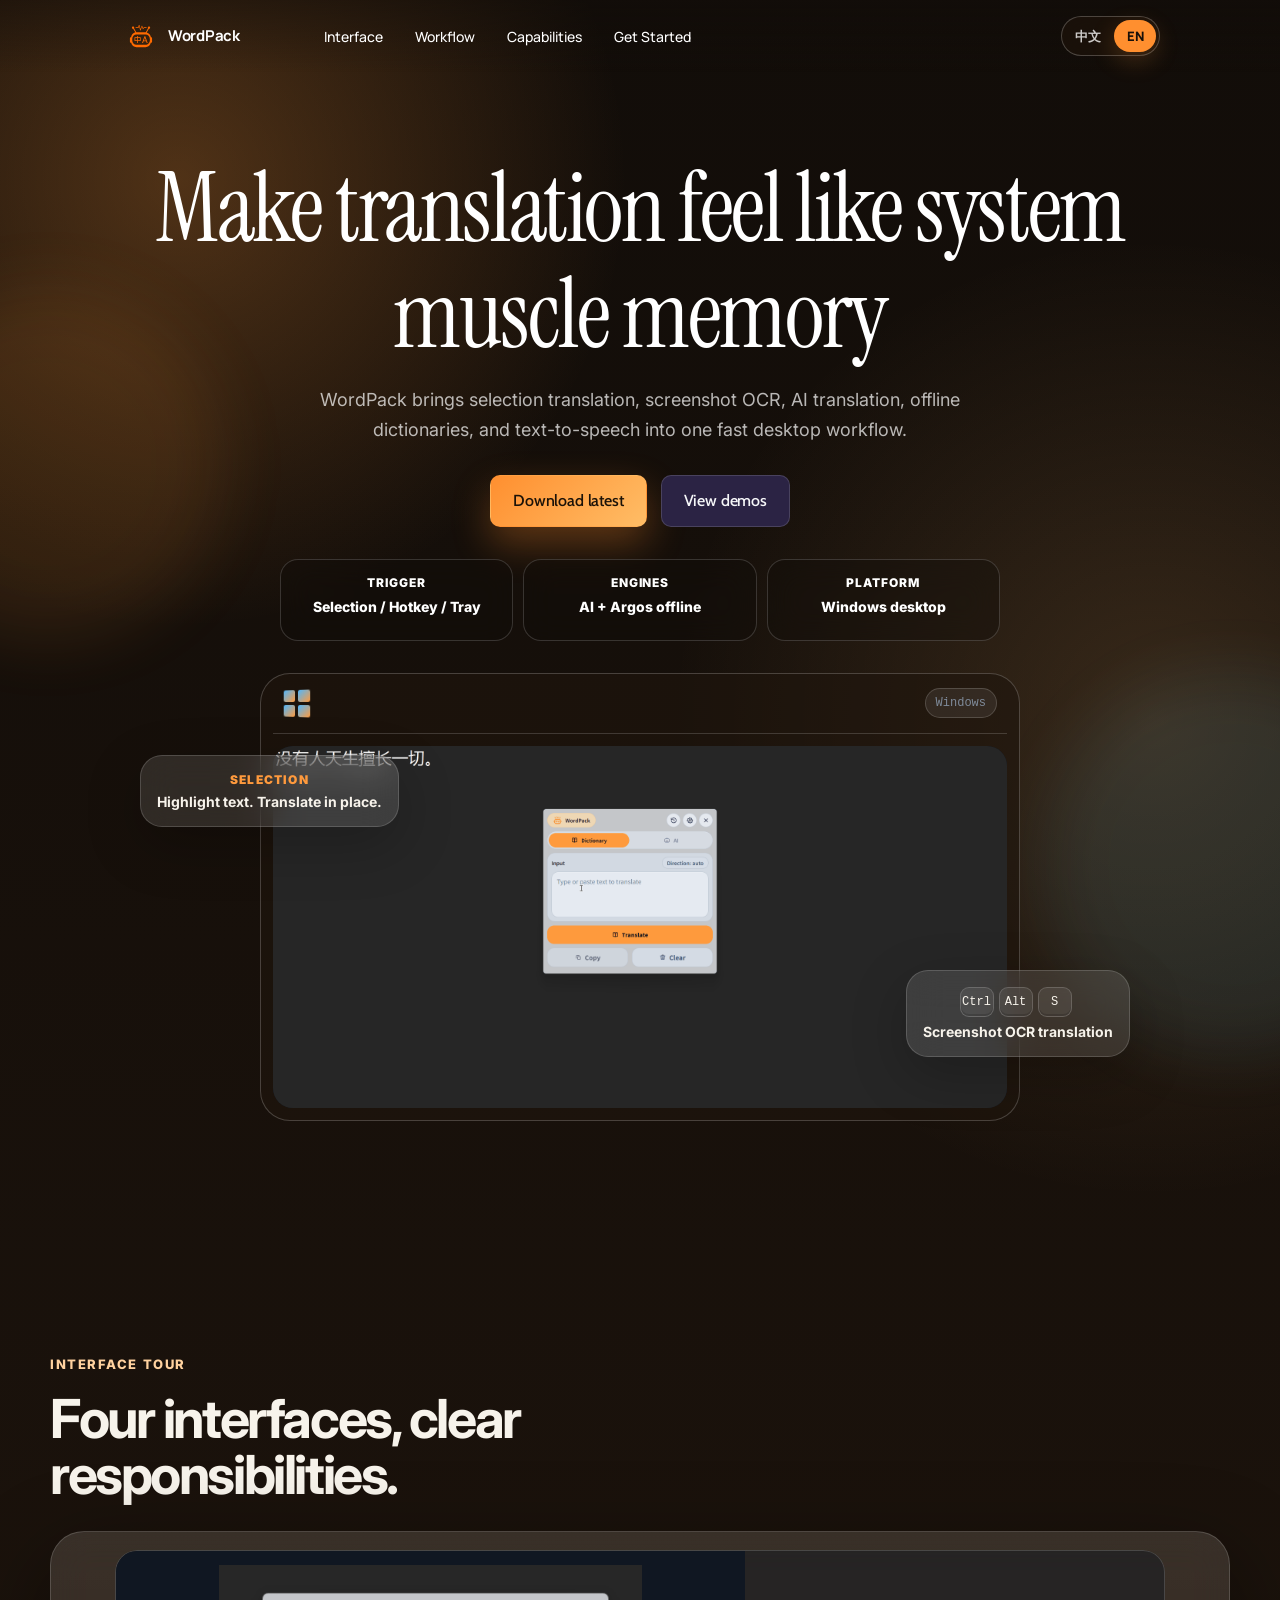
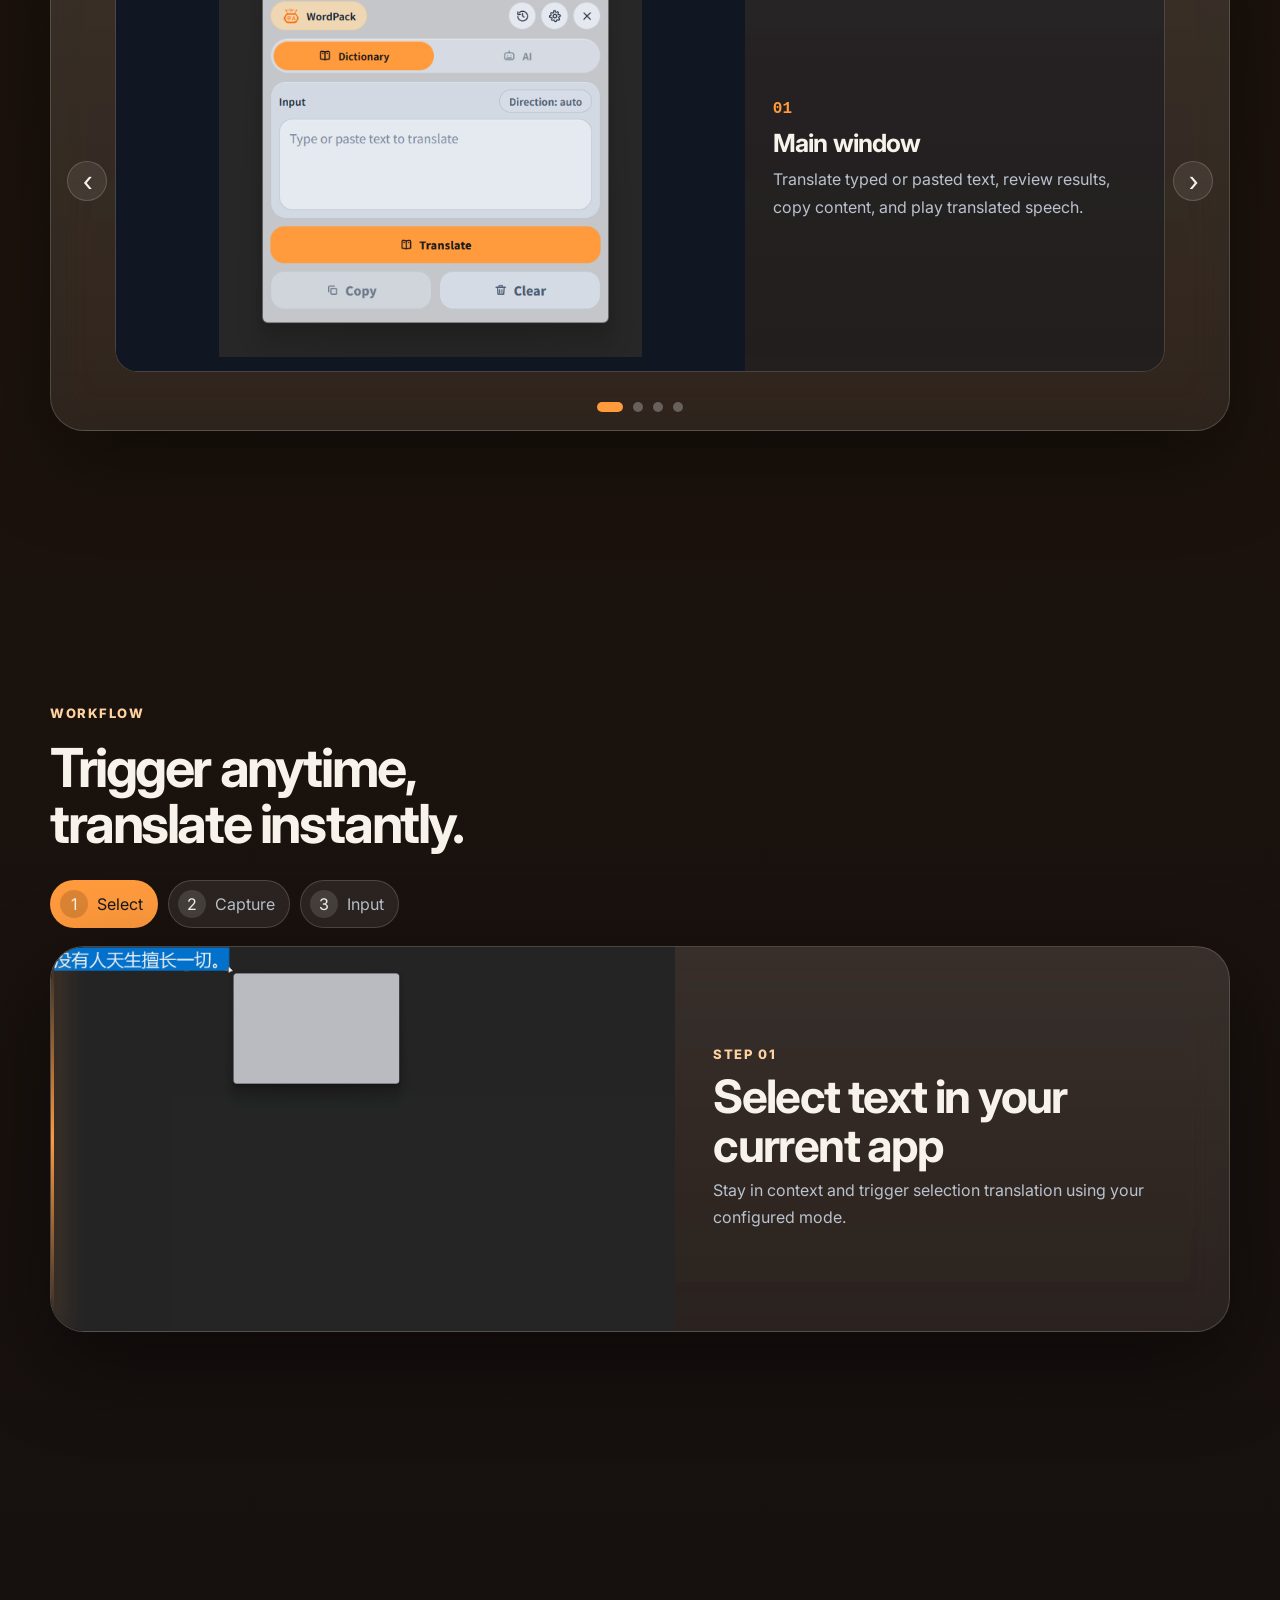
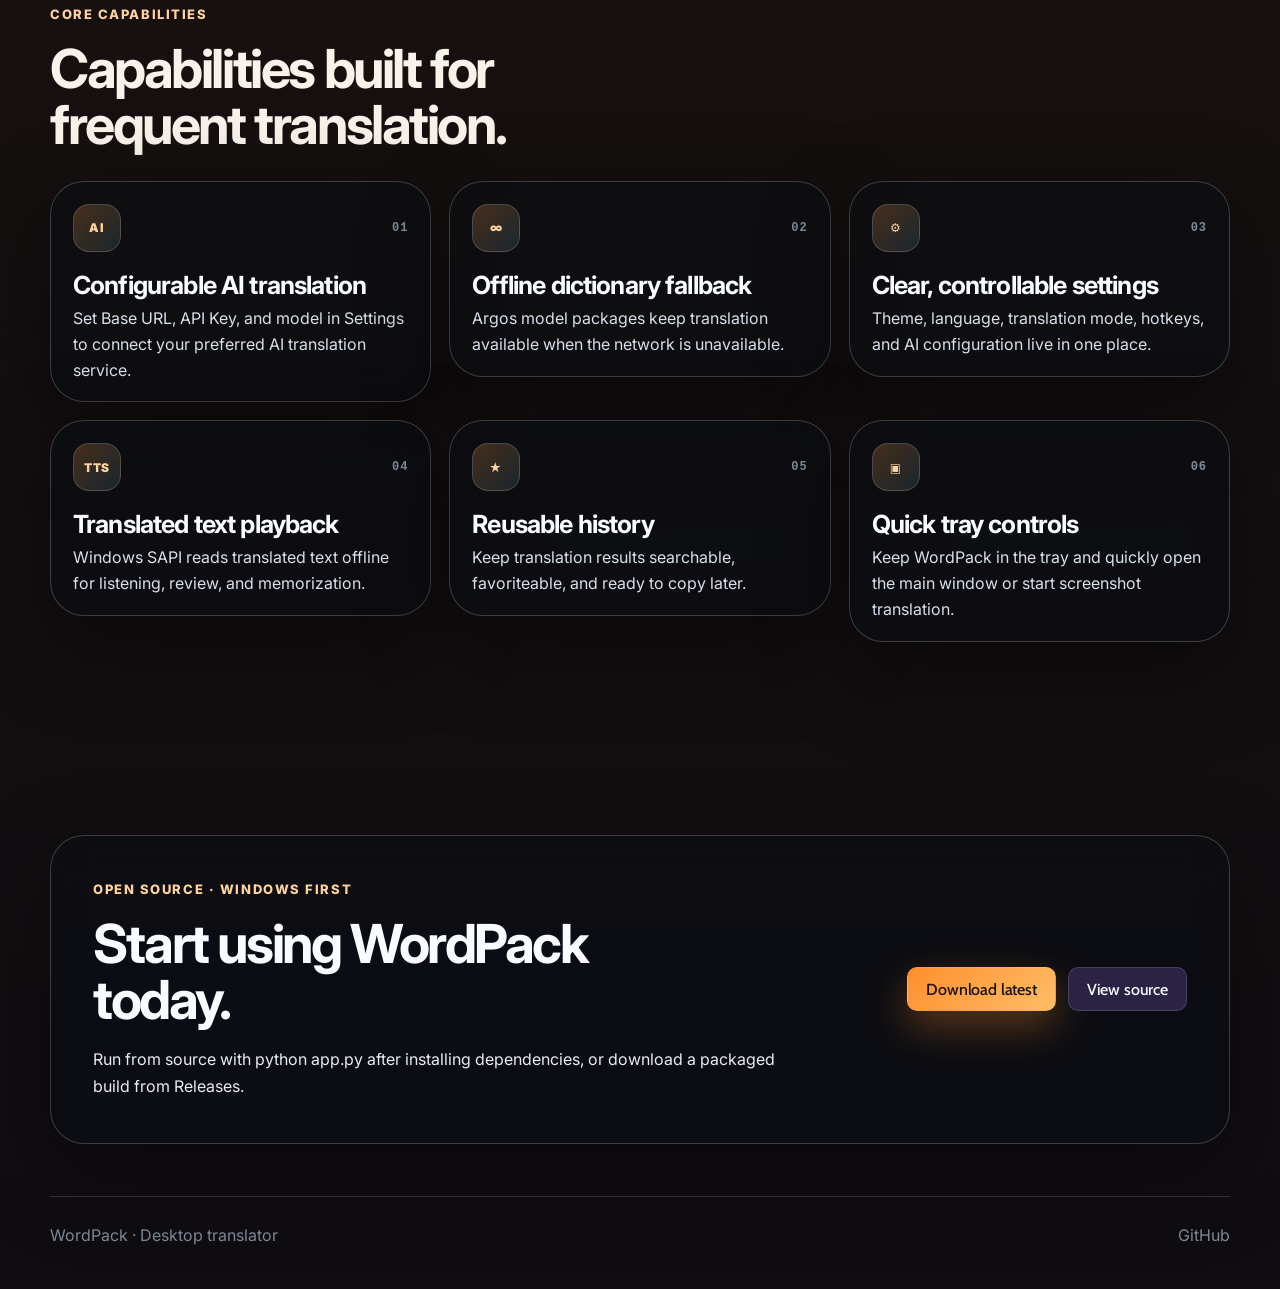
<file: site/index.html>
﻿<!DOCTYPE html>
<html lang="zh-CN">
  <head>
    <meta charset="UTF-8" />
    <meta name="viewport" content="width=device-width, initial-scale=1.0" />
    <meta name="description" content="WordPack 是一款为 Windows 高频使用场景打造的桌面翻译工具，支持划词、截图、AI、离线词典与语音播放。" />
    <title>WordPack 词小包｜Windows 高频翻译助手</title>
    <link rel="icon" href="./assets/app-icon.svg" type="image/svg+xml" />
    <link rel="preconnect" href="https://fonts.googleapis.com" />
    <link rel="preconnect" href="https://fonts.gstatic.com" crossorigin />
    <link href="https://fonts.googleapis.com/css2?family=Cabin:wght@500;600;700&family=Instrument+Serif:ital@0;1&family=Inter:wght@400;500;600;700;800&family=Manrope:wght@500;600;700;800&display=swap" rel="stylesheet" />
    <link rel="stylesheet" href="./styles.css" />
  </head>
  <body>
    <video class="site-video-bg" autoplay muted loop playsinline preload="metadata" aria-hidden="true">
      <source src="https://d8j0ntlcm91z4.cloudfront.net/user_38xzZboKViGWJOttwIXH07lWA1P/hf_20260210_031346_d87182fb-b0af-4273-84d1-c6fd17d6bf0f.mp4" type="video/mp4" />
    </video>
    <div class="ambient ambient-a" aria-hidden="true"></div>
    <div class="ambient ambient-b" aria-hidden="true"></div>

    <header class="site-header" data-reveal>
      <a class="brand" href="#top" aria-label="WordPack home">
        <span class="brand-mark" aria-hidden="true">
          <img src="./assets/app-icon.svg" alt="" />
        </span>
        <span class="brand-copy"><strong data-i18n="brand.name">词小包</strong></span>
      </a>
      <nav class="nav" aria-label="Primary navigation">
        <a href="#title-demo" data-i18n="nav.demo">界面</a>
        <a href="#title-workflow" data-i18n="nav.workflow">流程</a>
        <a href="#title-features" data-i18n="nav.features">功能</a>
        <a href="#title-download" data-i18n="nav.download">开始使用</a>
      </nav>
      <div class="header-actions">
        <div class="lang-switch" role="group" aria-label="Language switcher">
          <button class="lang-button active" type="button" data-lang="zh">中文</button>
          <button class="lang-button" type="button" data-lang="en">EN</button>
        </div>
      </div>
      <button class="mobile-menu-toggle" type="button" aria-label="Open menu" aria-controls="mobile-menu" aria-expanded="false"><span></span><span></span><span></span></button>
    </header>

    <div class="mobile-menu" id="mobile-menu" aria-hidden="true">
      <nav aria-label="Mobile navigation">
        <a href="#title-demo" data-i18n="nav.demo">界面</a>
        <a href="#title-workflow" data-i18n="nav.workflow">流程</a>
        <a href="#title-features" data-i18n="nav.features">功能</a>
        <a href="#title-download" data-i18n="nav.download">开始使用</a>
      </nav></div>

    <main id="top">
      <section class="hero section-shell">
        <div class="hero-copy" data-reveal>
          <h1 data-i18n="hero.title">把翻译变成系统级的肌肉记忆</h1>
          <p class="hero-lead" data-i18n="hero.lead">WordPack 连接划词、截图 OCR、AI 翻译、离线词典和语音播放。无需打断当前工作流，在任何窗口里快速读懂外文内容。</p>
          <div class="hero-actions">
            <a class="button button-primary magnetic" href="https://github.com/Gsource11/WordPack/releases" target="_blank" rel="noreferrer" data-i18n="cta.download">下载最新版</a>
            <a class="button button-secondary magnetic" href="#title-demo" data-i18n="cta.demo">查看功能演示</a>
          </div>
          <dl class="hero-facts" aria-label="WordPack key facts">
            <div><dt data-i18n="hero.fact1.k">触发</dt><dd data-i18n="hero.fact1.v">划词 / 热键 / 托盘</dd></div>
            <div><dt data-i18n="hero.fact2.k">引擎</dt><dd data-i18n="hero.fact2.v">AI + Argos 离线</dd></div>
            <div><dt data-i18n="hero.fact3.k">平台</dt><dd data-i18n="hero.fact3.v">Windows 桌面</dd></div>
          </dl>
        </div>

        <div class="hero-stage windows-stage" data-reveal>
          <div class="windows-orbit" aria-hidden="true"></div>
          <article class="windows-device tilt-card" aria-label="WordPack Windows desktop preview">
            <div class="desktop-ribbon">
              <span class="win-mark" aria-hidden="true"><i></i><i></i><i></i><i></i></span>
              <em>Windows</em>
            </div>
            <div class="desktop-screen">
              <img src="./assets/demo-main-translate-en.gif" alt="WordPack input translation demo" data-i18n-attr="alt:images.mainTranslate" />
            </div>
          </article>
          <article class="floating-action action-select">
            <span data-i18n="hero.float1.k">Selection</span>
            <strong data-i18n="hero.float1.v">选中文字，就地翻译</strong>
          </article>
          <article class="floating-action action-capture">
            <div><kbd>Ctrl</kbd><kbd>Alt</kbd><kbd>S</kbd></div>
            <strong data-i18n="hero.float2.v">截图 OCR 翻译</strong>
          </article>
        </div>
      </section>

      <section id="demo" class="showcase section-shell">
        <div class="section-heading" data-reveal>
          <span class="eyebrow" data-i18n="demo.eyebrow">界面一览</span>
          <h2 id="title-demo" data-i18n="demo.title">四个界面，各司其职。</h2>
        </div>
        <div class="interface-carousel" data-reveal tabindex="0" aria-label="WordPack interface carousel">
          <button class="carousel-nav prev" type="button" aria-label="Previous slide">‹</button>
          <div class="carousel-viewport">
            <div class="carousel-track">
              <article class="carousel-slide">
                <img src="./assets/demo-main-en.png" alt="WordPack main window" data-i18n-attr="alt:images.mainWindow" loading="lazy" />
                <div class="interface-copy">
                  <span>01</span>
                  <h3 data-i18n="demo.main.title">主界面</h3>
                  <p data-i18n="demo.main.body">用于输入翻译、查看结果、复制内容和播放译文，是长文本处理的核心工作区。</p>
                </div>
              </article>
              <article class="carousel-slide">
                <img src="./assets/demo-history-en.png" alt="WordPack history window" data-i18n-attr="alt:images.history" loading="lazy" />
                <div class="interface-copy">
                  <span>02</span>
                  <h3 data-i18n="demo.history.title">历史界面</h3>
                  <p data-i18n="demo.history.body">保存已翻译内容，方便回看、收藏和复用。</p>
                </div>
              </article>
              <article class="carousel-slide">
                <img src="./assets/demo-settings-en.png" alt="WordPack settings panel" data-i18n-attr="alt:images.settings" loading="lazy" />
                <div class="interface-copy">
                  <span>03</span>
                  <h3 data-i18n="demo.settings.title">设置面板</h3>
                  <p data-i18n="demo.settings.body">集中管理主题、语言、热键、翻译模式和 AI 配置。</p>
                </div>
              </article>
              <article class="carousel-slide">
                <img src="./assets/demo-tray-en.png" alt="WordPack tray panel" data-i18n-attr="alt:images.tray" loading="lazy" />
                <div class="interface-copy">
                  <span>04</span>
                  <h3 data-i18n="demo.tray.title">托盘面板</h3>
                  <p data-i18n="demo.tray.body">常驻任务栏，提供主窗口、截图翻译和退出等快捷操作。</p>
                </div>
              </article>
            </div>
          </div>
          <button class="carousel-nav next" type="button" aria-label="Next slide">›</button>
          <div class="carousel-dots" role="tablist" aria-label="Interface slides">
            <button class="dot active" type="button" data-slide="0" aria-label="Slide 1"></button>
            <button class="dot" type="button" data-slide="1" aria-label="Slide 2"></button>
            <button class="dot" type="button" data-slide="2" aria-label="Slide 3"></button>
            <button class="dot" type="button" data-slide="3" aria-label="Slide 4"></button>
          </div>
        </div>
      </section>

      <section id="workflow" class="workflow section-shell">
        <div class="section-heading" data-reveal>
          <span class="eyebrow" data-i18n="workflow.eyebrow">工作流</span>
          <h2 id="title-workflow" data-i18n="workflow.title">随手触发，立即翻译。</h2>
        </div>
        <div class="timeline" data-reveal>
          <button class="step active" type="button" data-step="0"><span>1</span><strong data-i18n="workflow.step1">划词</strong></button>
          <button class="step" type="button" data-step="1"><span>2</span><strong data-i18n="workflow.step2">截图</strong></button>
          <button class="step" type="button" data-step="2"><span>3</span><strong data-i18n="workflow.step3">输入</strong></button>
        </div>
        <div class="workflow-panel" data-reveal>
          <div class="workflow-visual"><div class="scan-line"></div><img src="./assets/demo-selection-en.gif" alt="Selection translation workflow" data-i18n-attr="alt:images.selection" loading="lazy" /></div>
          <div class="workflow-copy" aria-live="polite">
            <span class="eyebrow">Step 01</span>
            <h3 data-i18n="workflow.cards.0.title">在当前应用里选中文本</h3>
            <p data-i18n="workflow.cards.0.body">保持阅读上下文不变，通过配置的方式触发划词翻译。</p>
          </div>
        </div>
      </section>

      <section id="features" class="features section-shell">
        <div class="section-heading compact" data-reveal>
          <span class="eyebrow" data-i18n="features.eyebrow">核心能力</span>
          <h2 id="title-features" data-i18n="features.title">高频翻译需要的能力，一次到位。</h2>
        </div>
        <div class="feature-grid">
          <article class="feature-tile" data-reveal>
            <div class="feature-top"><span class="icon-badge">AI</span><span class="feature-index">01</span></div>
            <h3 data-i18n="features.ai.title">可配置 AI 翻译</h3>
            <p data-i18n="features.ai.body">在设置中填写 Base URL、API Key 和模型，即可对接你偏好的 AI 翻译服务。</p>
          </article>
          <article class="feature-tile" data-reveal>
            <div class="feature-top"><span class="icon-badge">∞</span><span class="feature-index">02</span></div>
            <h3 data-i18n="features.offline.title">离线词典兜底</h3>
            <p data-i18n="features.offline.body">通过 Argos 模型包支持离线翻译，网络不可用时仍然可以继续阅读。</p>
          </article>
          <article class="feature-tile" data-reveal>
            <div class="feature-top"><span class="icon-badge">⚙</span><span class="feature-index">03</span></div>
            <h3 data-i18n="features.settings.title">设置项直观可控</h3>
            <p data-i18n="features.settings.body">主题、语言、翻译模式、热键和 AI 配置集中管理。</p>
          </article>
          <article class="feature-tile" data-reveal>
            <div class="feature-top"><span class="icon-badge">TTS</span><span class="feature-index">04</span></div>
            <h3 data-i18n="features.tts.title">译文语音播放</h3>
            <p data-i18n="features.tts.body">使用 Windows SAPI 离线朗读译文，帮助听读、复核和记忆。</p>
          </article>
          <article class="feature-tile" data-reveal>
            <div class="feature-top"><span class="icon-badge">★</span><span class="feature-index">05</span></div>
            <h3 data-i18n="features.history.title">历史记录可复用</h3>
            <p data-i18n="features.history.body">把翻译结果沉淀为可查找、可收藏、可复制的资料片段。</p>
          </article>
          <article class="feature-tile" data-reveal>
            <div class="feature-top"><span class="icon-badge">▣</span><span class="feature-index">06</span></div>
            <h3 data-i18n="features.tray.title">托盘快捷控制</h3>
            <p data-i18n="features.tray.body">常驻任务栏托盘，快速打开主窗口、截图翻译或调整使用状态。</p>
          </article>
        </div>
      </section>

      <section id="download" class="download section-shell" data-reveal>
        <div>
          <span class="eyebrow" data-i18n="download.eyebrow">开源 · Windows 优先</span>
          <h2 id="title-download" data-i18n="download.title">现在开始使用 WordPack。</h2>
          <p data-i18n="download.body">源码运行只需安装依赖并启动 python app.py；也可以在 Releases 中获取打包版本。</p>
        </div>
        <div class="download-actions">
          <a class="button button-primary magnetic" href="https://github.com/Gsource11/WordPack/releases" target="_blank" rel="noreferrer" data-i18n="cta.download">下载最新版</a>
          <a class="button button-secondary magnetic" href="https://github.com/Gsource11/WordPack" target="_blank" rel="noreferrer" data-i18n="cta.source">查看源码</a>
        </div>
      </section>
    </main>

    <footer class="site-footer">
      <span>WordPack · <span data-i18n="brand.subtitle">词小包</span></span>
      <a href="https://github.com/Gsource11/WordPack" target="_blank" rel="noreferrer">GitHub</a>
    </footer>

    <script src="./script.js"></script>
  </body>
</html>
</file>
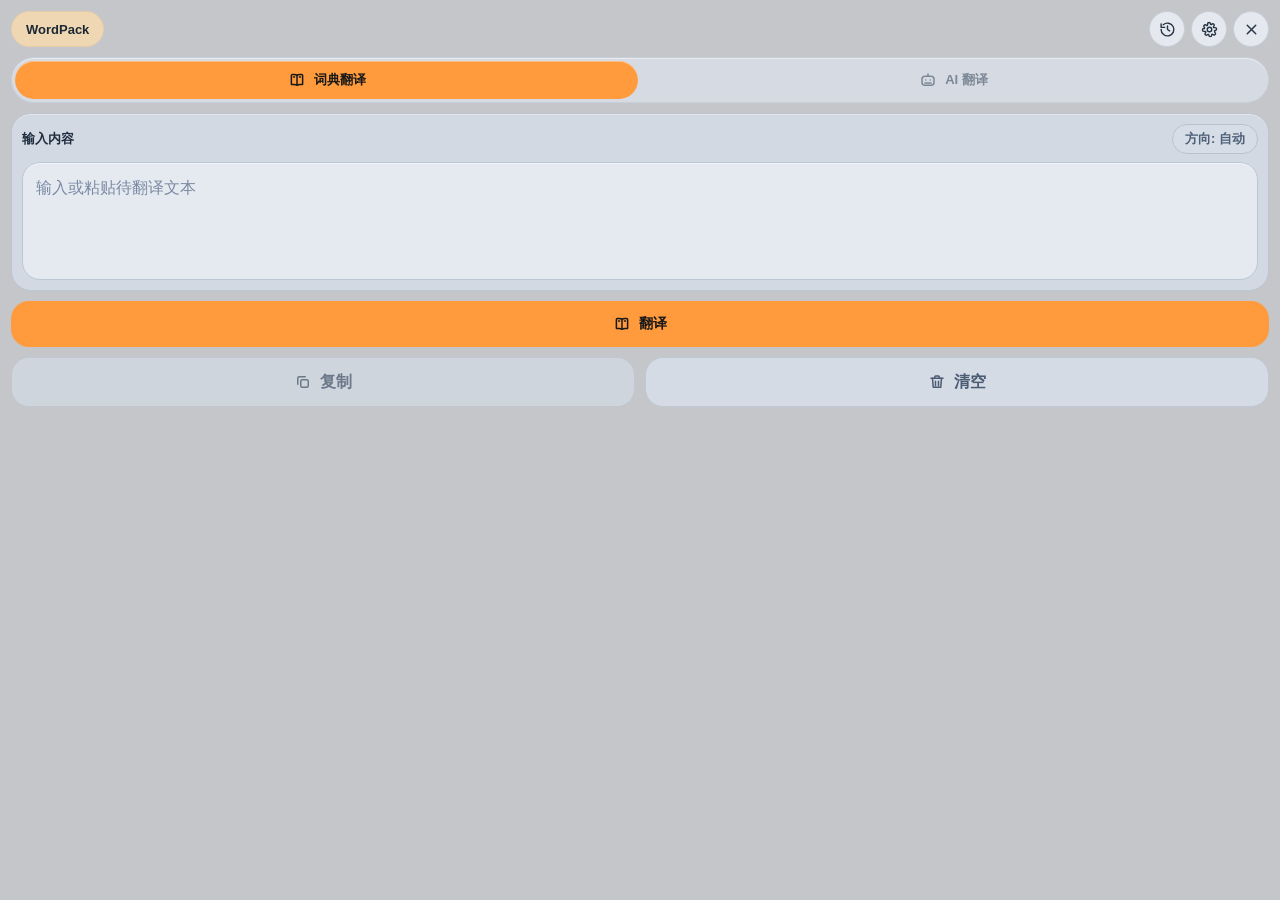
<file: src/ui_webview/frontend/index.html>
<!DOCTYPE html>
<html lang="zh-CN">
  <head>
    <meta charset="UTF-8" />
    <meta http-equiv="X-UA-Compatible" content="IE=edge" />
    <meta name="viewport" content="width=device-width, initial-scale=1.0" />
    <title>WordPack</title>
    <style>
      html, body {
        margin: 0;
        min-height: 100%;
        background: #c4c6ca;
      }
      html.preload-main,
      html.preload-main body {
        background: #c4c6ca !important;
        background-image: none !important;
      }
      html.preload-dark,
      html.preload-dark body {
        background: #1b2028 !important;
        background-image: none !important;
      }
      html.preload-transparent,
      html.preload-transparent body {
        background: transparent !important;
        background-image: none !important;
      }
      html.preload-tray-light,
      html.preload-tray-light body {
        background: #f8fafd !important;
        background-image: none !important;
      }
      html.preload-tray-dark,
      html.preload-tray-dark body {
        background: #1b2028 !important;
        background-image: none !important;
      }
      html.preload-screenshot,
      html.preload-screenshot body {
        background: transparent !important;
        background-image: none !important;
      }
    </style>
    <script>
      (function () {
        var params = new URLSearchParams(window.location.search);
        var view = params.get("view") || "main";
        var theme = params.get("theme") || "light";
        var rev = params.get("rev") || String(Date.now());
        document.documentElement.dataset.view = view;
        if (view === "main") {
          document.documentElement.classList.add(theme === "dark" ? "preload-dark" : "preload-main");
        }
        if (view === "icon" || view === "bubble") {
          document.documentElement.classList.add("preload-transparent");
        }
        if (view === "tray") {
          document.documentElement.classList.add(theme === "dark" ? "preload-tray-dark" : "preload-tray-light");
        }
        if (view === "screenshot") {
          document.documentElement.classList.add("preload-screenshot");
        }
        window.__WORDPACK_PRELOAD_VIEW__ = view;
        window.__WORDPACK_PRELOAD_THEME__ = theme === "dark" ? "dark" : "light";
        window.__WORDPACK_ASSET_REV__ = rev;
      })();
    </script>
    <script>
      (function () {
        var rev = window.__WORDPACK_ASSET_REV__ || String(Date.now());
        var css = document.createElement("link");
        css.rel = "stylesheet";
        css.href = "./styles.css?v=" + encodeURIComponent(rev);
        document.head.appendChild(css);
      })();
    </script>
  </head>
  <body data-theme="light">
    <script>
      (function () {
        var theme = window.__WORDPACK_PRELOAD_THEME__ || "light";
        document.body.setAttribute("data-theme", theme);
      })();
    </script>
    <div id="app"></div>
    <script>
      (function () {
        var rev = window.__WORDPACK_ASSET_REV__ || String(Date.now());
        var js = document.createElement("script");
        js.charset = "utf-8";
        js.src = "./app.js?v=" + encodeURIComponent(rev);
        document.body.appendChild(js);
      })();
    </script>
  </body>
</html>
</file>
<file: site/styles.css>
﻿:root {
  color-scheme: dark;
  --bg: #090d13;
  --bg-soft: #111923;
  --panel: rgba(255, 255, 255, 0.08);
  --panel-strong: rgba(255, 255, 255, 0.13);
  --stroke: rgba(255, 255, 255, 0.16);
  --stroke-strong: rgba(255, 255, 255, 0.28);
  --text: #f7f3eb;
  --muted: #b9c2cd;
  --subtle: #7f8b9a;
  --accent: #ff9a3d;
  --accent-2: #ffd29f;
  --cyan: #73dcff;
  --green: #8bf0c8;
  --shadow: 0 30px 90px rgba(0, 0, 0, 0.42);
  --radius-xl: 34px;
  --radius-lg: 24px;
  --radius-md: 18px;
  --font-ui: Manrope, ui-sans-serif, system-ui, -apple-system, BlinkMacSystemFont, "Segoe UI", "PingFang SC", "Microsoft YaHei UI", sans-serif;
  --font-heading: "Instrument Serif", Georgia, serif;
  --font-body: Inter, ui-sans-serif, system-ui, -apple-system, BlinkMacSystemFont, "Segoe UI", "PingFang SC", "Microsoft YaHei UI", sans-serif;
  --font-button: Cabin, ui-sans-serif, system-ui, sans-serif;
  --text-1: var(--text);
  --text-2: var(--muted);
  --text-3: var(--subtle);
  --stroke-soft: var(--stroke);
  --panel-muted: var(--panel);
  --accent-text: #181818;  --font-mono: "JetBrains Mono", "SFMono-Regular", Consolas, monospace;
}

body.theme-light {
  color-scheme: light;
  --bg: #f2f3f0;
  --bg-soft: #e8eef5;
  --panel: rgba(255, 255, 255, 0.78);
  --panel-strong: rgba(255, 255, 255, 0.94);
  --stroke: rgba(16, 24, 39, 0.12);
  --stroke-strong: rgba(16, 24, 39, 0.2);
  --text: #16202c;
  --muted: #526173;
  --subtle: #758295;
  --shadow: 0 30px 90px rgba(28, 42, 58, 0.18);
}

* { box-sizing: border-box; }
html { scroll-behavior: smooth; }
body {
  margin: 0;
  min-width: 320px;
  background:
    radial-gradient(circle at 18% 10%, rgba(255, 154, 61, 0.24), transparent 28rem),
    radial-gradient(circle at 86% 18%, rgba(115, 220, 255, 0.18), transparent 30rem),
    linear-gradient(180deg, var(--bg), var(--bg-soft) 58%, var(--bg));
  color: var(--text);
  font-family: var(--font-ui);
  overflow-x: hidden;
}

a { color: inherit; text-decoration: none; }
img { display: block; max-width: 100%; }
button { font: inherit; }
code, kbd { font-family: var(--font-mono); }

/* Avoid browser default tap flash on touch devices */
a, button {
  -webkit-tap-highlight-color: transparent;
}

.noise {
  position: fixed;
  inset: 0;
  pointer-events: none;
  z-index: 50;
  opacity: 0.12;
  background-image: url("data:image/svg+xml,%3Csvg viewBox='0 0 180 180' xmlns='http://www.w3.org/2000/svg'%3E%3Cfilter id='n'%3E%3CfeTurbulence type='fractalNoise' baseFrequency='.8' numOctaves='4' stitchTiles='stitch'/%3E%3C/filter%3E%3Crect width='180' height='180' filter='url(%23n)' opacity='.45'/%3E%3C/svg%3E");
  mix-blend-mode: overlay;
}


.site-header {
  position: sticky;
  top: 16px;
  z-index: 20;
  width: min(1180px, calc(100% - 32px));
  margin: 16px auto 0;
  padding: 10px;
  display: flex;
  align-items: center;
  justify-content: space-between;
  gap: 18px;
  border: 1px solid var(--stroke);
  border-radius: 999px;
  background: color-mix(in srgb, var(--panel-strong) 78%, transparent);
  box-shadow: 0 18px 70px rgba(0, 0, 0, 0.22);
  backdrop-filter: blur(22px) saturate(160%);
}

.brand, .header-actions, .nav, .trust-row, .hero-actions, .download-actions { display: flex; align-items: center; }
.brand { gap: 10px; padding: 0 10px 0 4px; }
.brand-mark {
  width: 42px;
  height: 42px;
  display: grid;
  place-items: center;
  border-radius: 15px;
  background: linear-gradient(135deg, var(--accent), #ffc46d);
  box-shadow: 0 14px 34px rgba(255, 154, 61, 0.34);
}
.brand-mark img { width: 28px; height: 28px; }
.brand-copy { display: grid; line-height: 1.05; }
.brand-copy strong { font-size: 15px; letter-spacing: -0.02em; }
.brand-copy small { color: var(--subtle); font-size: 11px; margin-top: 3px; }
.nav { gap: 4px; }
.nav a {
  padding: 10px 14px;
  border-radius: 999px;
  color: var(--muted);
  font-size: 14px;
  transition: color 180ms ease, background 180ms ease;
}
.nav a:hover { color: var(--text); background: var(--panel); }
.header-actions { gap: 8px; }

.theme-toggle {
  width: 48px;
  height: 34px;
  border: 1px solid var(--stroke);
  border-radius: 999px;
  background: var(--panel);
  cursor: pointer;
  padding: 4px;
}
.theme-toggle span {
  display: block;
  width: 24px;
  height: 24px;
  border-radius: 50%;
  background: linear-gradient(135deg, var(--accent), var(--accent-2));
  box-shadow: 0 6px 18px rgba(255, 154, 61, 0.35);
  transition: transform 260ms cubic-bezier(.2,.8,.2,1);
}
body.theme-light .theme-toggle span { transform: translateX(14px); }

.button {
  min-height: 44px;
  display: inline-flex;
  align-items: center;
  justify-content: center;
  gap: 8px;
  padding: 0 18px;
  border-radius: 999px;
  border: 1px solid var(--stroke);
  color: var(--text);
  font-weight: 750;
  letter-spacing: -0.01em;
  transition: transform 180ms ease, box-shadow 180ms ease, border-color 180ms ease, background 180ms ease;
}
.button:hover { transform: translateY(-2px); border-color: var(--stroke-strong); }
.button:focus-visible, .step:focus-visible, .theme-toggle:focus-visible { outline: 3px solid rgba(255, 154, 61, 0.42); outline-offset: 3px; }
.button-primary {
  background: linear-gradient(135deg, var(--accent), #ffc067);
  color: #181818;
  border-color: transparent;
  box-shadow: 0 18px 42px rgba(255, 154, 61, 0.28);
}
.button-secondary, .button-ghost { background: var(--panel); backdrop-filter: blur(16px); }
.button-ghost { min-height: 38px; padding-inline: 14px; font-size: 14px; }

.section-shell { width: min(1180px, calc(100% - 32px)); margin: 0 auto; }
.hero {
  min-height: calc(100vh - 76px);
  padding: 86px 0 74px;
  display: grid;
  grid-template-columns: minmax(0, 0.92fr) minmax(420px, 1.08fr);
  align-items: center;
  gap: 56px;
}
.eyebrow {
  display: inline-flex;
  align-items: center;
  gap: 9px;
  color: var(--accent-2);
  font-size: 13px;
  font-weight: 800;
  text-transform: uppercase;
  letter-spacing: 0.12em;
}
body.theme-light .eyebrow { color: #a75611; }
.pulse-dot {
  width: 9px;
  height: 9px;
  border-radius: 50%;
  background: var(--green);
  box-shadow: 0 0 0 0 rgba(139, 240, 200, 0.6);
  animation: pulse 2.1s infinite;
}
.hero h1, .section-heading h2, .download h2 {
  margin: 18px 0;
  font-size: clamp(44px, 8vw, 96px);
  line-height: 0.91;
  letter-spacing: -0.075em;
}
.hero-lead {
  max-width: 640px;
  color: var(--muted);
  font-size: clamp(17px, 2vw, 21px);
  line-height: 1.75;
}
.hero-actions { gap: 12px; margin-top: 30px; flex-wrap: wrap; }
.trust-row { gap: 10px; margin-top: 28px; flex-wrap: wrap; }
.trust-row span, .logo-strip span {
  color: var(--muted);
  border: 1px solid var(--stroke);
  border-radius: 999px;
  background: var(--panel);
  padding: 9px 13px;
  font-size: 13px;
}

.hero-stage { position: relative; min-height: 560px; perspective: 1400px; }
.product-window {
  position: relative;
  z-index: 2;
  overflow: hidden;
  border: 1px solid var(--stroke-strong);
  border-radius: 31px;
  background: rgba(12, 17, 24, 0.76);
  box-shadow: var(--shadow);
  transform-style: preserve-3d;
}
.window-bar {
  height: 46px;
  display: flex;
  align-items: center;
  gap: 8px;
  padding: 0 18px;
  border-bottom: 1px solid var(--stroke);
  background: color-mix(in srgb, var(--panel-strong) 65%, transparent);
}
.window-bar span { width: 10px; height: 10px; border-radius: 50%; background: #ff6b5f; }
.window-bar span:nth-child(2) { background: #ffd166; }
.window-bar span:nth-child(3) { background: #5de39a; }
.window-bar strong { margin-left: auto; color: var(--muted); font-size: 12px; letter-spacing: .08em; text-transform: uppercase; }
.product-window img { width: 100%; filter: saturate(1.08) contrast(1.02); }
.orb { position: absolute; border-radius: 50%; filter: blur(2px); opacity: .75; animation: float 7s ease-in-out infinite; }
.orb-one { width: 190px; height: 190px; right: -30px; top: 10px; background: radial-gradient(circle, var(--accent), transparent 65%); }
.orb-two { width: 240px; height: 240px; left: -60px; bottom: 30px; background: radial-gradient(circle, var(--cyan), transparent 65%); animation-delay: -2.4s; }
.floating-card {
  position: absolute;
  z-index: 3;
  max-width: 230px;
  padding: 16px;
  border: 1px solid var(--stroke);
  border-radius: 22px;
  background: color-mix(in srgb, var(--panel-strong) 82%, transparent);
  box-shadow: 0 18px 55px rgba(0, 0, 0, 0.24);
  backdrop-filter: blur(18px);
  animation: float 6s ease-in-out infinite;
}
.floating-card p { margin: 6px 0 0; color: var(--muted); font-size: 13px; line-height: 1.45; }
.card-selection { left: -18px; top: 70px; }
.card-hotkey { right: 8px; bottom: 52px; animation-delay: -1.8s; }
kbd {
  display: inline-grid;
  place-items: center;
  min-width: 34px;
  height: 30px;
  margin-right: 5px;
  border-radius: 9px;
  border: 1px solid var(--stroke);
  background: var(--panel);
  color: var(--text);
  font-size: 12px;
  box-shadow: inset 0 -2px 0 rgba(0,0,0,.16);
}

.logo-strip {
  display: flex;
  justify-content: center;
  gap: 12px;
  flex-wrap: wrap;
  padding: 8px 0 82px;
}

.showcase, .features, .workflow, .download { padding: 78px 0; }
.section-heading { max-width: 760px; margin-bottom: 28px; }
.section-heading.compact { max-width: 850px; }
.section-heading h2, .download h2 { font-size: clamp(34px, 5vw, 62px); line-height: .98; letter-spacing: -0.055em; }

.demo-grid {
  display: grid;
  grid-template-columns: 1.12fr .88fr;
  gap: 18px;
}
.demo-card, .bento-card, .workflow-panel, .download {
  border: 1px solid var(--stroke);
  border-radius: var(--radius-xl);
  background: linear-gradient(180deg, var(--panel-strong), var(--panel));
  box-shadow: var(--shadow);
  backdrop-filter: blur(20px) saturate(140%);
}
.demo-card {
  min-height: 360px;
  overflow: hidden;
  display: flex;
  flex-direction: column;
}
.demo-card.large { grid-row: span 2; }
.demo-copy { padding: 26px; }
.demo-copy span { color: var(--accent); font-family: var(--font-mono); font-weight: 900; }
.demo-copy h3, .bento-card h3, .workflow-copy h3 { margin: 10px 0 8px; font-size: 25px; letter-spacing: -0.035em; }
.demo-copy p, .bento-card p, .workflow-copy p, .download p { color: var(--muted); line-height: 1.7; margin: 0; }
.demo-card img { margin-top: auto; width: 100%; border-top: 1px solid var(--stroke); }
.demo-card:not(.large) img { min-height: 170px; object-fit: cover; object-position: top left; }

.bento-grid {
  display: grid;
  grid-template-columns: repeat(4, 1fr);
  gap: 18px;
}
.bento-card {
  min-height: 260px;
  padding: 26px;
  position: relative;
  overflow: hidden;
  transition: transform 240ms ease, border-color 240ms ease;
}
.bento-card:hover { transform: translateY(-5px); border-color: rgba(255, 154, 61, .42); }
.bento-card::after {
  content: "";
  position: absolute;
  inset: auto -24px -50px auto;
  width: 150px;
  height: 150px;
  border-radius: 50%;
  background: radial-gradient(circle, rgba(255,154,61,.22), transparent 68%);
}
.accent-card, .image-card, .wide { grid-column: span 2; }
.tall { grid-row: span 2; }
.wide { min-height: 220px; }
.icon-badge {
  width: 48px;
  height: 48px;
  display: inline-grid;
  place-items: center;
  border-radius: 16px;
  background: linear-gradient(135deg, rgba(255,154,61,.24), rgba(115,220,255,.12));
  color: var(--accent-2);
  border: 1px solid var(--stroke);
  font-weight: 900;
}
.image-card { padding: 0; display: grid; grid-template-columns: 1.2fr .8fr; align-items: center; }
.image-card img { height: 100%; object-fit: cover; border-right: 1px solid var(--stroke); }
.image-card div { padding: 26px; }
.key-stack { position: absolute; left: 26px; bottom: 26px; display: flex; flex-wrap: wrap; gap: 8px; }

.timeline { display: flex; gap: 10px; flex-wrap: wrap; margin-bottom: 18px; }
.step {
  border: 1px solid var(--stroke);
  background: var(--panel);
  color: var(--muted);
  border-radius: 999px;
  padding: 9px 14px 9px 9px;
  cursor: pointer;
  display: inline-flex;
  align-items: center;
  gap: 9px;
  transition: color 180ms ease, background 180ms ease, transform 180ms ease;
}
.step:hover { transform: translateY(-2px); color: var(--text); }
.step span { width: 28px; height: 28px; display: grid; place-items: center; border-radius: 50%; background: var(--panel-strong); color: var(--text); }
.step.active { color: #181818; background: var(--accent); border-color: transparent; }
.step.active span { background: rgba(0,0,0,.14); }
.workflow-panel { display: grid; grid-template-columns: 1fr .8fr; overflow: hidden; }
.workflow-visual { position: relative; min-height: 380px; background: #101722; overflow: hidden; }
.workflow-visual img { width: 100%; height: 100%; object-fit: cover; opacity: .94; }
.scan-line {
  position: absolute;
  z-index: 2;
  inset: 0 auto 0 0;
  width: 3px;
  background: linear-gradient(180deg, transparent, var(--accent), transparent);
  box-shadow: 0 0 28px var(--accent);
  animation: scan 3.4s ease-in-out infinite;
}
.workflow-copy { padding: 38px; align-self: center; }
.workflow-copy h3 { font-size: clamp(28px, 4vw, 46px); line-height: 1.05; }
.workflow-copy.is-changing { animation: softIn 360ms ease both; }

.download {
  display: flex;
  align-items: center;
  justify-content: space-between;
  gap: 28px;
  padding: 42px;
  margin-bottom: 52px;
}
.download.section-shell { margin-top: 78px; }
.download > div:first-child { max-width: 720px; }
.download-actions { gap: 12px; flex-wrap: wrap; justify-content: flex-end; }
@media (max-width: 720px) { .download.section-shell { margin-top: 58px; } }
.site-footer {
  width: min(1180px, calc(100% - 32px));
  margin: 0 auto;
  padding: 28px 0 44px;
  display: flex;
  justify-content: space-between;
  color: var(--subtle);
  border-top: 1px solid var(--stroke);
}

[data-reveal] { opacity: 0; transform: translateY(24px); transition: opacity 700ms ease, transform 700ms cubic-bezier(.2,.8,.2,1); }
[data-reveal].is-visible { opacity: 1; transform: translateY(0); }

@keyframes pulse { 70% { box-shadow: 0 0 0 12px rgba(139,240,200,0); } 100% { box-shadow: 0 0 0 0 rgba(139,240,200,0); } }
@keyframes float { 50% { transform: translate3d(0, -16px, 0); } }
@keyframes scan { 0%, 100% { transform: translateX(14px); opacity: .45; } 50% { transform: translateX(620px); opacity: 1; } }
@keyframes softIn { from { opacity: .35; transform: translateY(8px); } to { opacity: 1; transform: translateY(0); } }

@media (max-width: 980px) {
  .nav { display: none; }
  .hero { grid-template-columns: 1fr; padding-top: 58px; }
  .hero-stage { min-height: auto; }
  .demo-grid, .workflow-panel { grid-template-columns: 1fr; }
  .bento-grid { grid-template-columns: repeat(2, 1fr); }
  .download { align-items: flex-start; flex-direction: column; }
}

@media (max-width: 680px) {
  .site-header { top: 8px; width: calc(100% - 18px); border-radius: 24px; }
  .brand-copy small, .button-ghost { display: none; }
  .hero { padding-top: 44px; gap: 28px; }
  .hero h1 { font-size: clamp(42px, 15vw, 64px); }
  .floating-card { position: relative; inset: auto; margin-top: 12px; max-width: none; }
  .hero-stage { display: grid; }
  .card-selection { order: 2; }
  .card-hotkey { order: 3; }
  .bento-grid { grid-template-columns: 1fr; }
  .accent-card, .image-card, .wide, .tall { grid-column: auto; grid-row: auto; }
  .image-card { grid-template-columns: 1fr; }
  .image-card img { border-right: 0; border-bottom: 1px solid var(--stroke); }
  .download { padding: 26px; }
  .site-footer { flex-direction: column; gap: 10px; }
}

@media (prefers-reduced-motion: reduce) {
  *, *::before, *::after { animation-duration: .001ms !important; animation-iteration-count: 1 !important; scroll-behavior: auto !important; transition-duration: .001ms !important; }
}

/* Refined bilingual site layer */
.ambient{position:fixed;z-index:-2;border-radius:999px;filter:blur(34px);opacity:.62;pointer-events:none}.ambient-a{width:22rem;height:22rem;left:-8rem;top:18rem;background:rgba(255,154,61,.18)}.ambient-b{width:24rem;height:24rem;right:-9rem;top:42rem;background:rgba(114,215,255,.14)}
.lang-switch{display:flex;gap:3px;padding:3px;border:1px solid var(--stroke-soft,var(--stroke));border-radius:999px;background:var(--panel-muted,var(--panel))}.lang-button{min-width:42px;height:32px;padding:0 10px;border:0;border-radius:999px;background:transparent;color:var(--text-2);font-size:13px;font-weight:800;cursor:pointer}.lang-button.active{background:var(--accent);color:var(--accent-text);box-shadow:0 8px 24px rgba(255,154,61,.22)}
.hero-facts{margin:34px 0 0;display:grid;grid-template-columns:repeat(3,minmax(0,1fr));gap:10px}.hero-facts div{min-height:82px;padding:15px;border:1px solid var(--stroke-soft);border-radius:18px;background:var(--panel-muted)}.hero-facts dt{color:var(--text-3);font-size:12px;font-weight:850;text-transform:uppercase;letter-spacing:.08em}.hero-facts dd{margin:8px 0 0;color:var(--text-1);font-size:14px;font-weight:800;line-height:1.35}
.mini-panel{position:absolute;z-index:3;display:grid;gap:6px;padding:16px;border:1px solid var(--stroke);border-radius:22px;background:color-mix(in srgb,var(--panel-strong) 88%,transparent);box-shadow:0 18px 55px rgba(0,0,0,.22);backdrop-filter:blur(18px);animation:float 6s ease-in-out infinite}.mini-panel span{color:var(--accent);font-size:12px;font-weight:900;letter-spacing:.1em;text-transform:uppercase}.mini-panel strong{font-size:14px}.mini-selection{left:-18px;top:64px}.mini-hotkey{right:8px;bottom:42px;animation-delay:-1.7s}
.demo-grid{grid-template-columns:minmax(0,1.08fr) minmax(0,.92fr);grid-template-areas:"selection screenshot" "selection input"}.selection-demo{grid-area:selection}.screenshot-demo{grid-area:screenshot}.input-demo{grid-area:input}.demo-card:not(.selection-demo) img{min-height:172px;object-fit:cover;object-position:top left}
.step strong{font:inherit}.workflow-visual img{object-position:top left}.section-heading h2{max-width:13.5ch}.hero h1{max-width:10.8ch}.site-header{backdrop-filter:blur(22px) saturate(155%)}
@media (max-width:720px){.brand-copy small,.button-ghost,.theme-toggle{display:none}.hero-facts{grid-template-columns:1fr}.mini-panel{position:relative;inset:auto;margin-top:12px}.hero-stage{display:grid}.mini-selection{order:2}.mini-hotkey{order:3}.header-actions{margin-left:auto}.lang-button{min-width:38px}.workflow-visual{min-height:300px}}

/* Product-grade section refinements */
.demo-grid{align-items:stretch}.demo-card{min-height:0}.selection-demo{display:grid;grid-template-rows:auto 1fr}.selection-demo .demo-copy{padding-bottom:18px}.selection-demo img{height:100%;min-height:0;object-fit:cover;object-position:top left}.demo-card:not(.selection-demo){display:grid;grid-template-columns:minmax(220px,.92fr) minmax(240px,1.08fr);align-items:stretch}.demo-card:not(.selection-demo) .demo-copy{display:flex;flex-direction:column;justify-content:center}.demo-card:not(.selection-demo) img{height:100%;min-height:260px;border-top:0;border-left:1px solid var(--stroke);object-fit:cover;object-position:top left}
.feature-grid{display:grid;grid-template-columns:repeat(3,minmax(0,1fr));gap:18px}.feature-tile{min-height:270px;padding:26px;display:flex;flex-direction:column;align-items:stretch;border:1px solid var(--stroke);border-radius:var(--radius-xl);background:linear-gradient(180deg,var(--panel-strong),var(--panel));box-shadow:var(--shadow);backdrop-filter:blur(20px) saturate(140%);transition:transform 220ms ease,border-color 220ms ease}.feature-tile:hover{transform:translateY(-4px);border-color:rgba(255,154,61,.38)}.feature-top{display:flex;align-items:center;justify-content:space-between;margin-bottom:auto}.feature-index{font-family:var(--font-mono);font-size:12px;font-weight:900;color:var(--text-3);letter-spacing:.08em}.feature-tile h3{margin:34px 0 10px;font-size:25px;letter-spacing:-.034em}.feature-tile p{margin:0;color:var(--text-2);line-height:1.72}.feature-tile .icon-badge{margin:0}
.workflow-visual img{object-fit:contain;background:#101722}.workflow-panel{align-items:stretch}.workflow-copy{min-height:360px;display:flex;flex-direction:column;justify-content:center}
@media (max-width:1020px){.demo-card:not(.selection-demo){grid-template-columns:1fr}.demo-card:not(.selection-demo) img{border-left:0;border-top:1px solid var(--stroke)}.selection-demo img{height:auto}.feature-grid{grid-template-columns:repeat(2,minmax(0,1fr))}.workflow-copy{min-height:auto}}
@media (max-width:720px){.feature-grid{grid-template-columns:1fr}.feature-tile{min-height:230px}.demo-card:not(.selection-demo) img{min-height:210px}}

/* Interface carousel + feature spacing refinement */
.interface-carousel{position:relative;border:1px solid var(--stroke);border-radius:var(--radius-xl);background:linear-gradient(180deg,var(--panel-strong),var(--panel));box-shadow:var(--shadow);backdrop-filter:blur(20px) saturate(140%);padding:18px 64px 58px;overflow:hidden}
.carousel-viewport{overflow:hidden;border-radius:22px}
.carousel-track{display:flex;transition:transform 420ms cubic-bezier(.2,.8,.2,1);will-change:transform}
.carousel-slide{min-width:100%;display:grid;grid-template-columns:minmax(0,1.2fr) minmax(300px,.8fr);align-items:stretch;background:rgba(16,23,34,.42);border:1px solid var(--stroke-soft);border-radius:22px;overflow:hidden}
.carousel-slide img{width:100%;height:100%;min-height:360px;object-fit:cover;object-position:top left}
.carousel-slide .interface-copy{display:flex;flex-direction:column;justify-content:center;padding:28px}
.carousel-nav{position:absolute;top:50%;transform:translateY(-50%);width:40px;height:40px;border-radius:50%;border:1px solid var(--stroke);background:var(--panel);color:var(--text);font-size:28px;line-height:1;display:grid;place-items:center;cursor:pointer;z-index:2}
.carousel-nav.prev{left:16px}
.carousel-nav.next{right:16px}
.carousel-nav:hover{border-color:var(--stroke-strong);background:var(--panel-strong)}
.carousel-dots{position:absolute;left:0;right:0;bottom:18px;display:flex;justify-content:center;gap:10px}
.carousel-dots .dot{width:10px;height:10px;border-radius:50%;border:0;background:rgba(255,255,255,.28);cursor:pointer;padding:0}
.carousel-dots .dot.active{width:26px;border-radius:999px;background:var(--accent)}
body.theme-light .carousel-dots .dot{background:rgba(22,32,44,.35);box-shadow:0 0 0 1px rgba(22,32,44,.12)}
body.theme-light .carousel-dots .dot.active{background:#ff9a3d;box-shadow:0 0 0 1px rgba(130,74,20,.35),0 0 0 3px rgba(255,154,61,.2)}

.feature-top{margin-bottom:12px}
.feature-tile h3{margin:10px 0 8px}

@media (max-width:1020px){
  .interface-carousel{padding:16px 54px 52px}
  .carousel-slide{grid-template-columns:1fr}
  .carousel-slide img{min-height:290px;max-height:360px}
}

@media (max-width:720px){
  .interface-carousel{padding:12px 44px 48px}
  .carousel-slide img{min-height:220px;max-height:300px}
  .carousel-slide .interface-copy{padding:18px}
  .carousel-nav{width:34px;height:34px;font-size:24px}
  .carousel-nav.prev{left:8px}
  .carousel-nav.next{right:8px}
}


/* Advanced reading rhythm and Windows-first hero */
:root{--hero-title:clamp(42px,6vw,76px);--section-title:clamp(30px,4.2vw,54px);--scroll-ease:cubic-bezier(.2,.8,.2,1)}
html{scroll-padding-top:96px}.scroll-progress{position:fixed;top:0;left:0;right:0;height:3px;z-index:60;background:transparent}.scroll-progress span{display:block;width:100%;height:100%;transform:scaleX(0);transform-origin:left;background:linear-gradient(90deg,var(--accent),#ffd29f,var(--cyan));box-shadow:0 0 24px rgba(255,154,61,.45);will-change:transform}
.hero{position:relative}.hero h1{font-size:var(--hero-title);line-height:.98;letter-spacing:-.055em;max-width:11.5ch}.section-heading h2,.download h2{font-size:var(--section-title);line-height:1.04;letter-spacing:-.045em;max-width:16ch}.hero-lead{max-width:620px}
.section-heading h2[id],.download h2[id]{scroll-margin-top:120px}
.windows-stage{min-height:560px;display:grid;align-items:center}.windows-orbit{position:absolute;inset:6% 4% auto auto;width:72%;aspect-ratio:1.1;border-radius:42px;background:linear-gradient(135deg,rgba(255,154,61,.2),rgba(114,215,255,.1));filter:blur(8px);opacity:.75;transform:rotate(-8deg)}.windows-device{position:relative;z-index:2;overflow:hidden;border:1px solid var(--stroke);border-radius:30px;background:linear-gradient(180deg,rgba(255,255,255,.12),rgba(255,255,255,.06));box-shadow:var(--shadow);padding:12px;transition:transform 240ms var(--scroll-ease)}.desktop-ribbon{height:48px;display:flex;align-items:center;gap:12px;padding:0 10px 12px;border-bottom:1px solid var(--stroke-soft);color:var(--text-2)}.desktop-ribbon strong{font-size:13px;letter-spacing:.02em}.desktop-ribbon em{margin-left:auto;font-style:normal;font-family:var(--font-mono);font-size:12px;color:var(--text-3);padding:7px 10px;border:1px solid var(--stroke-soft);border-radius:999px;background:var(--panel-muted)}.win-mark{width:27px;height:27px;display:grid;grid-template-columns:1fr 1fr;gap:3px;transform:perspective(80px) rotateY(-12deg)}.win-mark i{display:block;background:linear-gradient(135deg,#4fb7ff,#ff9a3d);border-radius:2px}.desktop-screen{overflow:hidden;border-radius:20px;margin-top:12px;background:#101722}.desktop-screen img{width:100%;height:auto}.floating-action{position:absolute;z-index:3;display:grid;gap:6px;padding:16px;border:1px solid var(--stroke);border-radius:22px;background:color-mix(in srgb,var(--panel-strong) 88%,transparent);box-shadow:0 18px 55px rgba(0,0,0,.22);backdrop-filter:blur(18px);animation:float 6s ease-in-out infinite}.floating-action span{color:var(--accent);font-size:12px;font-weight:900;letter-spacing:.1em;text-transform:uppercase}.floating-action strong{font-size:14px}.action-select{left:-10px;top:82px}.action-capture{right:0;bottom:64px;animation-delay:-1.7s}
.window-bar,.product-window,.mini-panel{display:none}.demo-card,.feature-tile,.workflow-panel,.download{transition:transform 260ms var(--scroll-ease),border-color 260ms var(--scroll-ease),box-shadow 260ms var(--scroll-ease)}.demo-card:hover,.feature-tile:hover{box-shadow:0 34px 95px rgba(0,0,0,.42)}[data-reveal]{transform:translateY(28px) scale(.985)}[data-reveal].is-visible{transform:translateY(0) scale(1)}
@media (max-width:1020px){.windows-stage{min-height:auto}.windows-orbit{width:62%;right:10%;top:4%}.hero h1{max-width:12.5ch}}
@media (max-width:720px){:root{--hero-title:clamp(40px,12vw,58px);--section-title:clamp(30px,9vw,44px)}.windows-device{padding:8px;border-radius:24px}.desktop-ribbon{height:42px}.desktop-ribbon em{display:none}.floating-action{position:relative;inset:auto;margin-top:12px}.action-select{order:2}.action-capture{order:3}.windows-stage{display:grid}.windows-orbit{display:none}}

/* Workflow media whitespace fix */
.workflow-panel{grid-template-columns:minmax(0,1.06fr) minmax(360px,.94fr)}
.workflow-visual{min-height:0;height:clamp(320px,30vw,430px)}
.workflow-visual img{width:100%;height:100%;object-fit:cover!important;object-position:top left;background:#101722}
.workflow-copy{min-height:0}
@media (max-width:1020px){.workflow-panel{grid-template-columns:1fr}.workflow-visual{height:auto;aspect-ratio:16/9}.workflow-visual img{height:100%}}
@media (max-width:720px){.workflow-visual{min-height:0;height:auto;aspect-ratio:16/9}}

/* Interface tour section */
.interface-grid{display:grid;grid-template-columns:1.15fr .85fr;gap:18px}.interface-card{overflow:hidden;display:grid;grid-template-rows:auto 1fr;border:1px solid var(--stroke);border-radius:var(--radius-xl);background:linear-gradient(180deg,var(--panel-strong),var(--panel));box-shadow:var(--shadow);backdrop-filter:blur(20px) saturate(140%);transition:transform 260ms var(--scroll-ease),border-color 260ms var(--scroll-ease),box-shadow 260ms var(--scroll-ease)}.interface-card:hover{transform:translateY(-4px);border-color:rgba(255,154,61,.38);box-shadow:0 34px 95px rgba(0,0,0,.36)}.interface-card img{width:100%;height:260px;object-fit:cover;object-position:top left;border-bottom:1px solid var(--stroke)}.interface-card.main-interface{grid-row:span 2}.interface-card.main-interface img{height:520px}.interface-card.tray-interface img{object-fit:contain;padding:24px;background:#101722}.interface-copy{padding:24px}.interface-copy span{color:var(--accent);font-family:var(--font-mono);font-weight:900}.interface-copy h3{margin:10px 0 8px;font-size:25px;letter-spacing:-.034em}.interface-copy p{margin:0;color:var(--text-2);line-height:1.72}
@media (max-width:1020px){.interface-grid{grid-template-columns:1fr 1fr}.interface-card.main-interface{grid-row:auto}.interface-card.main-interface img,.interface-card img{height:300px}}
@media (max-width:720px){.interface-grid{grid-template-columns:1fr}.interface-card.main-interface img,.interface-card img{height:auto;max-height:360px}.interface-card.tray-interface img{height:220px}}

/* Touch-only: remove square focus/tap flash artifacts */
@media (hover: none) and (pointer: coarse) {
  .button:focus-visible,
  .step:focus-visible,
  .theme-toggle:focus-visible,
  .lang-button:focus-visible,
  .carousel-nav:focus-visible,
  .carousel-dots .dot:focus-visible {
    outline: none;
  }

  .button,
  .step,
  .theme-toggle,
  .lang-button,
  .carousel-nav,
  .carousel-dots .dot {
    transition: transform 120ms ease, filter 120ms ease, background-color 120ms ease;
  }

  .button:active,
  .step:active,
  .theme-toggle:active,
  .lang-button:active {
    transform: scale(0.97);
    filter: brightness(0.94);
  }

  .carousel-nav:active {
    transform: translateY(-50%) scale(0.97);
    filter: brightness(0.94);
  }

  .carousel-dots .dot:active {
    transform: scale(0.9);
    filter: brightness(0.9);
  }
}

/* Carousel image fit + feature card compact spacing */
.carousel-slide {
  align-items: center;
}

.carousel-slide img {
  min-height: 300px;
  max-height: 420px;
  object-fit: contain;
  object-position: center;
  background: #101722;
  padding: 14px;
}

.feature-grid {
  align-items: start;
}

.feature-tile {
  min-height: 0;
  padding: 22px 22px 18px;
}

.feature-top {
  margin-bottom: 10px;
}

.feature-tile h3 {
  margin: 8px 0 6px;
}

.feature-tile p {
  line-height: 1.62;
}

.feature-tile .icon-badge {
  font-size: 12px;
  letter-spacing: 0.06em;
}

@media (max-width: 1020px) {
  .carousel-slide img {
    min-height: 240px;
    max-height: 340px;
    padding: 12px;
  }
}

@media (max-width: 720px) {
  .carousel-slide img {
    min-height: 180px;
    max-height: 260px;
    padding: 10px;
  }
}

/* 2026 landing hero refresh */
body.menu-open { overflow: hidden; }
body { font-family: var(--font-body); }
.site-header {
  position: fixed;
  top: 0;
  left: 0;
  right: 0;
  width: 100%;
  margin: 0;
  padding: 16px 120px;
  border: 0;
  border-radius: 0;
  background: transparent;
  box-shadow: none;
  backdrop-filter: none;
  z-index: 20;
}
.brand, .nav a, .header-actions { font-family: var(--font-ui); }
.brand { color: #fff; }
.brand-mark {
  width: 34px;
  height: 34px;
  border-radius: 0;
  background: transparent;
  box-shadow: none;
  color: #fff;
}
.brand-mark svg { width: 31px; height: 31px; }
.brand-copy small { color: rgba(255,255,255,.68); }
.nav { margin-right: auto; margin-left: 44px; gap: 18px; }
.nav a {
  padding: 0;
  color: #fff;
  font-size: 14px;
  font-weight: 500;
  border-radius: 0;
  transition: opacity 160ms ease;
}
.nav a:hover { background: transparent; color: #fff; opacity: .8; }
.nav-with-icon { display: inline-flex; align-items: center; gap: 4px; }
.nav-with-icon svg { width: 16px; height: 16px; }
.header-actions { gap: 10px; }
.header-primary { min-height: 42px; border-radius: 8px; padding-inline: 18px; }
.button { border-radius: 10px; font-family: var(--font-button); font-weight: 500; }
.button-signin {
  min-height: 42px;
  border-radius: 8px;
  border-color: #d4d4d4;
  background: #fff;
  color: #171717;
  font-family: var(--font-ui);
  font-size: 14px;
  font-weight: 700;
}
.button-primary {
  background: linear-gradient(135deg, #ff8f2f, #ffbd66);
  color: #1b1208;
  box-shadow: 0 16px 38px rgba(255, 139, 42, .32);
}
.button-primary:hover { background: linear-gradient(135deg, #ffa34c, #ffd08b); }
.button-secondary {
  background: #2b2344;
  color: #f6f7f9;
  border-color: rgba(255,255,255,.14);
}
.button-secondary:hover { background: #3a2d5e; }
.theme-toggle { display: none; }
.mobile-menu-toggle { display: none; }
.mobile-menu {
  position: fixed;
  inset: 0;
  z-index: 40;
  display: grid;
  place-content: center;
  gap: 34px;
  padding: 34px;
  background: #020202;
  color: #fff;
  opacity: 0;
  pointer-events: none;
  transform: translateY(-12px);
  transition: opacity 220ms ease, transform 220ms ease;
}
.mobile-menu.is-open { opacity: 1; pointer-events: auto; transform: translateY(0); }
.mobile-menu nav { display: grid; gap: 22px; text-align: center; }
.mobile-menu nav a { font-family: var(--font-heading); font-size: clamp(42px, 12vw, 76px); line-height: .92; }
.mobile-menu-actions { display: flex; gap: 12px; justify-content: center; flex-wrap: wrap; }
.mobile-menu-close {
  position: absolute;
  top: 18px;
  right: 24px;
  border: 0;
  background: transparent;
  color: #fff;
  font-size: 44px;
  line-height: 1;
  cursor: pointer;
}
.hero.section-shell {
  width: 100%;
  min-height: 100vh;
  padding: 132px 24px 76px;
  display: flex;
  flex-direction: column;
  align-items: center;
  justify-content: center;
  gap: 26px;
  overflow: hidden;
  isolation: isolate;
  text-align: center;
}
.hero-video {
  position: absolute;
  inset: 0;
  width: 100%;
  height: 100%;
  object-fit: cover;
  z-index: -2;
}
.hero::before {
  content: "";
  position: absolute;
  inset: 0;
  z-index: -1;
  pointer-events: none;
  background:
    radial-gradient(circle at 50% 30%, rgba(255, 154, 61, .16), transparent 30rem),
    linear-gradient(180deg, rgba(9,7,5,.08), rgba(9,7,5,.16));
}
.hero-copy {
  position: relative;
  z-index: 2;
  display: flex;
  flex-direction: column;
  align-items: center;
  max-width: 980px;
  margin: 0 auto;
}
.hero-pill {
  height: 38px;
  display: inline-flex;
  align-items: center;
  gap: 10px;
  padding: 4px 13px 4px 4px;
  border: 1px solid rgba(255, 188, 117, .52);
  border-radius: 10px;
  background: rgba(84, 48, 25, .42);
  color: #fff;
  font-family: var(--font-button);
  font-size: 14px;
  font-weight: 500;
  backdrop-filter: blur(14px);
}
.hero-pill span {
  display: inline-grid;
  place-items: center;
  height: 30px;
  padding: 0 10px;
  border-radius: 6px;
  background: #ff8f2f;
  color: #fff;
}
.hero-pill strong { font-weight: 500; }
.hero h1 {
  max-width: 980px;
  margin: 24px auto 18px;
  color: #fff;
  font-family: var(--font-heading);
  font-size: clamp(52px, 8vw, 96px);
  font-weight: 400;
  line-height: 1.1;
  letter-spacing: -.035em;
}
.hero h1 em { font-style: italic; letter-spacing: -.015em; margin-inline: .04em; }
.hero-lead {
  max-width: 662px;
  margin: 0 auto;
  color: rgba(255,255,255,.7);
  font-family: var(--font-body);
  font-size: 18px;
  line-height: 1.65;
}
.hero-actions { justify-content: center; gap: 14px; margin-top: 30px; }
.hero-actions .button { min-height: 52px; padding-inline: 22px; font-size: 16px; }
.hero-facts {
  width: min(720px, 100%);
  margin-top: 32px;
}
.hero-facts div {
  border-color: rgba(255,255,255,.16);
  background: rgba(17, 13, 9, .34);
  backdrop-filter: blur(16px);
}
.hero-facts dt, .hero-facts dd { color: #fff; }
.hero-stage {
  z-index: 2;
  width: min(980px, calc(100% - 32px));
  min-height: 0;
  margin-top: 6px;
}
.windows-device {
  max-width: 760px;
  margin: 0 auto;
  border-color: rgba(255,255,255,.2);
  background: rgba(31, 21, 13, .62);
}
.showcase, .workflow, .features, .download { position: relative; z-index: 1; }
@media (max-width: 980px) {
  .site-header { padding: 16px 24px; }
  .nav, .header-actions { display: none; }
  .mobile-menu-toggle {
    display: grid;
    gap: 5px;
    width: 42px;
    height: 42px;
    place-content: center;
    border: 0;
    background: transparent;
    color: #fff;
    cursor: pointer;
  }
  .mobile-menu-toggle span { display: block; width: 24px; height: 2px; border-radius: 999px; background: currentColor; }
}
@media (max-width: 720px) {
  .hero.section-shell { padding: 112px 16px 52px; justify-content: flex-start; }
  .hero h1 { font-size: clamp(46px, 15vw, 66px); }
  .hero-lead { font-size: 16px; }
  .hero-actions { width: 100%; flex-direction: column; }
  .hero-actions .button { width: min(100%, 330px); }
  .hero-facts { grid-template-columns: 1fr; }
  .hero-stage { width: 100%; }
}

/* Product-aligned corrections */
body {
  background:
    radial-gradient(circle at 14% 4%, rgba(255, 154, 61, 0.26), transparent 28rem),
    radial-gradient(circle at 90% 16%, rgba(255, 190, 116, 0.15), transparent 30rem),
    linear-gradient(180deg, #120d09 0%, #1c130c 42%, #100d12 100%);
}
body::before {
  content: "";
  position: fixed;
  inset: 0;
  z-index: -3;
  pointer-events: none;
  background-image:
    linear-gradient(rgba(255,255,255,.035) 1px, transparent 1px),
    linear-gradient(90deg, rgba(255,255,255,.03) 1px, transparent 1px);
  background-size: 72px 72px;
  mask-image: linear-gradient(180deg, rgba(0,0,0,.85), rgba(0,0,0,.22));
}
body.theme-light {
  background:
    radial-gradient(circle at 14% 4%, rgba(255, 154, 61, 0.20), transparent 28rem),
    radial-gradient(circle at 90% 16%, rgba(255, 190, 116, 0.16), transparent 30rem),
    linear-gradient(180deg, #fff7ed 0%, #f5e7d4 42%, #fffaf2 100%);
}
.site-header {
  padding: 16px 120px;
  background: linear-gradient(180deg, rgba(18, 13, 9, .44), rgba(18, 13, 9, 0));
}
.nav { margin-left: 44px; margin-right: 0; gap: 28px; }
.nav-with-icon { display: none; }
.header-actions { display: flex; }
.header-actions .lang-switch { display: flex; }
.header-actions .button-signin,
.header-actions .header-primary { display: none; }
.lang-switch {
  border-color: rgba(255,255,255,.22);
  background: rgba(35, 22, 12, .46);
  backdrop-filter: blur(14px);
}
.lang-button { color: rgba(255,255,255,.78); font-family: var(--font-ui); }
.lang-button.active { background: #ff8f2f; color: #17100a; }
.hero.section-shell { min-height: 100svh; }
.hero::after {
  content: "";
  position: absolute;
  left: 0;
  right: 0;
  bottom: -1px;
  height: 220px;
  z-index: -1;
  pointer-events: none;
  background: linear-gradient(180deg, rgba(18,13,9,0), #1c130c 78%);
}
.hero h1 {
  font-style: normal;
  max-width: 1020px;
  letter-spacing: -.025em;
}
.hero h1 em,
.hero h1 span { font-style: normal; letter-spacing: inherit; margin: 0; }
.hero-video { opacity: .88; }
.showcase,
.workflow,
.features,
.download {
  background: transparent;
}
.showcase.section-shell,
.workflow.section-shell,
.features.section-shell,
.download.section-shell {
  margin-top: clamp(70px, 9vw, 132px);
}
.mobile-menu-actions { display: none; }
.mobile-menu nav a { font-family: var(--font-heading); font-style: normal; }
@media (max-width: 980px) {
  .site-header { padding: 16px 24px; }
  .header-actions { display: flex; margin-left: auto; }
  .header-actions .lang-switch { display: flex; }
  .nav { display: none; }
  .mobile-menu-toggle { margin-left: 10px; }
}
@media (max-width: 520px) {
  .brand-copy small { display: none; }
  .site-header { padding: 12px 14px; gap: 8px; }
  .lang-button { min-width: 38px; padding-inline: 8px; }
}

/* Final product navigation and global motion background */
.site-video-bg {
  position: fixed;
  inset: 0;
  width: 100%;
  height: 100%;
  object-fit: cover;
  z-index: -4;
  opacity: .9;
  pointer-events: none;
}
body::after {
  content: "";
  position: fixed;
  inset: 0;
  z-index: -3;
  pointer-events: none;
  background:
    radial-gradient(circle at 48% 10%, rgba(255, 154, 61, .15), transparent 30rem),
    linear-gradient(180deg, rgba(16, 10, 5, .18), rgba(16, 10, 5, .42));
}
.site-header {
  justify-content: flex-start;
  gap: 0;
}
.nav {
  margin-left: 44px;
  margin-right: auto;
  gap: 4px;
}
.nav a {
  padding: 10px 14px;
  border-radius: 999px;
}
.nav a:hover {
  background: rgba(255,255,255,.08);
}
.header-actions {
  margin-left: auto;
}
.brand-copy {
  min-width: 88px;
}
.brand-copy strong {
  color: #fff;
  font-size: 15px;
}
.hero-pill {
  padding: 0 16px;
  justify-content: center;
}
.hero-pill span { display: none; }
.hero-video { display: none; }
.showcase.section-shell,
.workflow.section-shell,
.features.section-shell,
.download.section-shell {
  background: transparent;
}
@media (max-width: 980px) {
  .site-header { justify-content: space-between; }
  .brand-copy { min-width: auto; }
}

/* Smooth hero-to-content transition */
.hero::after {
  display: none;
}
.hero.section-shell {
  padding-bottom: clamp(48px, 7vw, 92px);
}
.showcase.section-shell {
  margin-top: clamp(36px, 5vw, 72px);
}

/* Final no-mask background */
body::after,
.hero::before,
body::before {
  display: none;
}
.site-video-bg {
  opacity: 1;
}


/* Remove hero Windows card shadow/glow */
.windows-device {
  box-shadow: none;
}
.windows-orbit {
  display: none;
}

/* Hide removed scroll progress indicator */
.scroll-progress {
  display: none;
}

/* Features readability: 2 + 1 (deeper card tint + brighter body text) */
.feature-tile {
  background: rgba(10, 14, 20, 0.58);
  border-color: rgba(255, 255, 255, 0.2);
  backdrop-filter: blur(18px) saturate(140%);
}
.feature-tile h3 {
  color: #f8fbff;
}
.feature-tile p {
  color: #d8e0ea;
}

/* Download readability: 2 + 1 (deeper card tint + brighter body text) */
.download.section-shell {
  background: rgba(10, 14, 20, 0.58);
  border-color: rgba(255, 255, 255, 0.2);
  backdrop-filter: blur(18px) saturate(140%);
}
.download.section-shell h2 {
  color: #f8fbff;
}
.download.section-shell p {
  color: #e6edf5;
}

/* Mobile dropdown menu: under toggle button, glass card style */
@media (max-width: 980px) {
  .mobile-menu {
    position: fixed;
    top: 74px;
    right: 24px;
    left: auto;
    inset: auto 24px auto auto;
    width: fit-content;
    min-width: 132px;
    max-width: calc(100vw - 28px);
    display: block;
    padding: 8px;
    border: 1px solid rgba(255, 255, 255, 0.22);
    border-radius: 14px;
    background: rgba(24, 16, 34, 0.58);
    box-shadow: 0 24px 52px rgba(6, 4, 10, 0.42);
    backdrop-filter: blur(20px) saturate(140%);
    opacity: 0;
    pointer-events: none;
    transform: translateY(-8px) scale(0.985);
    transform-origin: top right;
    transition: opacity 180ms ease, transform 180ms ease;
    z-index: 38;
  }
  .mobile-menu.is-open {
    opacity: 1;
    pointer-events: auto;
    transform: translateY(0) scale(1);
  }
  .mobile-menu nav {
    display: grid;
    gap: 2px;
  }
  .mobile-menu nav a {
    padding: 11px 12px;
    border-radius: 10px;
    font-family: var(--font-ui);
    font-size: 14px;
    font-weight: 600;
    line-height: 1.2;
    color: rgba(255, 255, 255, 0.94);
  }
  .mobile-menu nav a:hover {
    background: rgba(255, 255, 255, 0.1);
  }
  .mobile-menu-close,
  .mobile-menu-actions {
    display: none;
  }
}
@media (max-width: 520px) {
  .mobile-menu {
    top: 64px;
    right: 14px;
    min-width: 124px;
    max-width: calc(100vw - 20px);
  }
}

/* Header visibility behavior: show on first screen or when scrolling up */
.site-header {
  transition: transform 220ms ease, opacity 220ms ease;
}
.site-header.header-hidden {
  transform: translateY(calc(-100% - 10px));
  opacity: 0;
  pointer-events: none;
}
</file>
